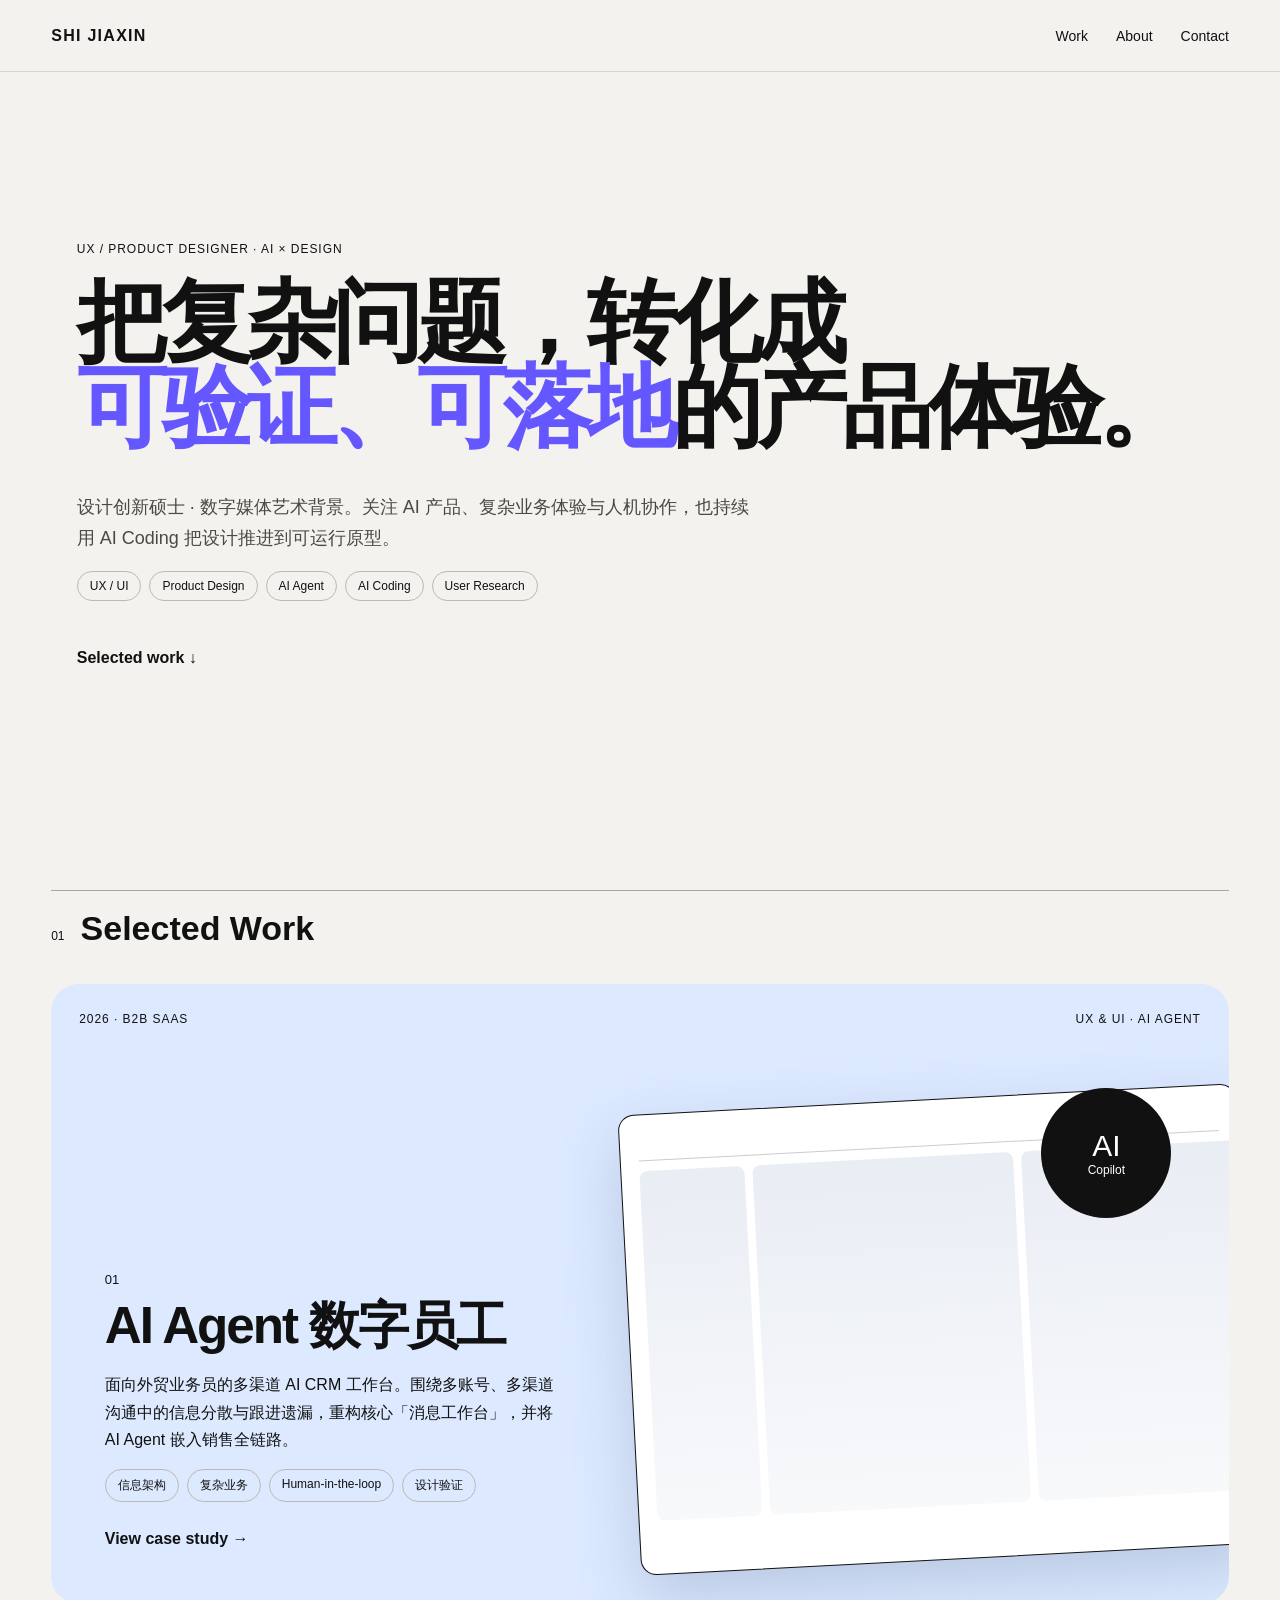
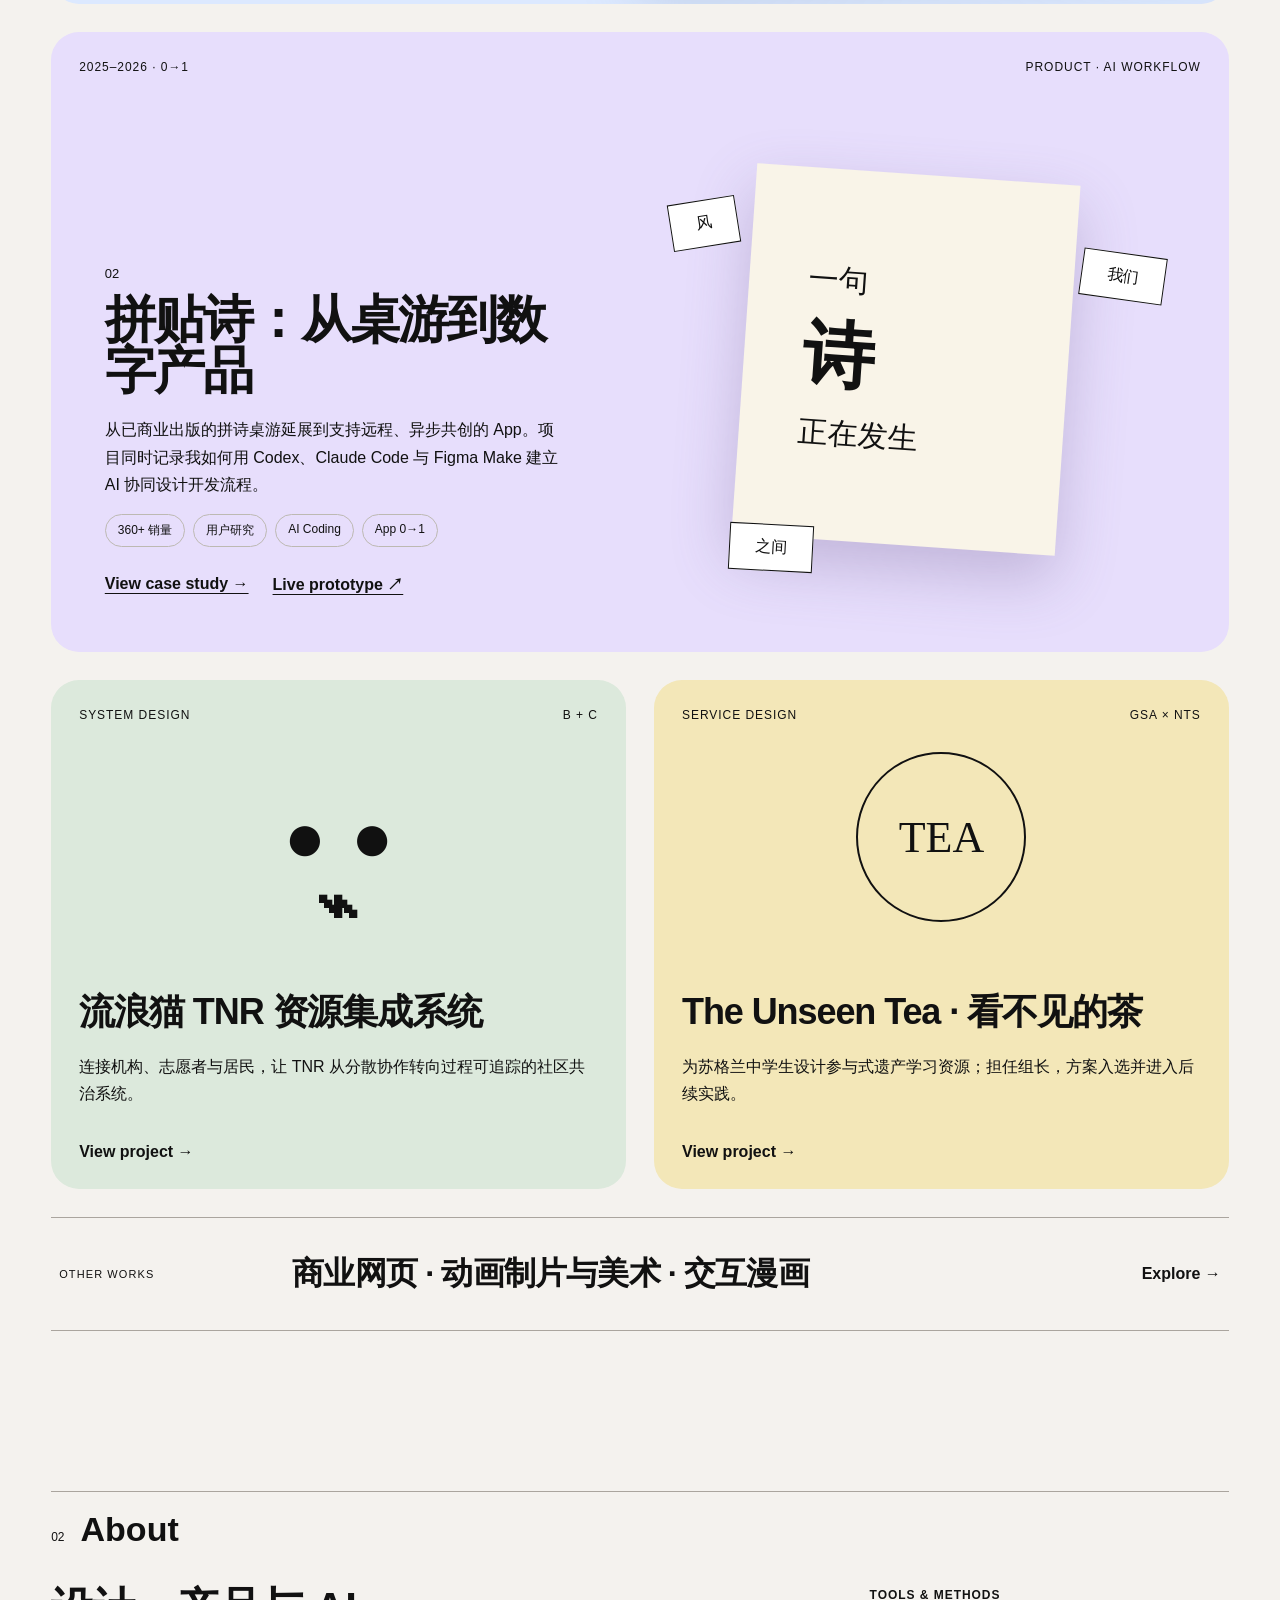
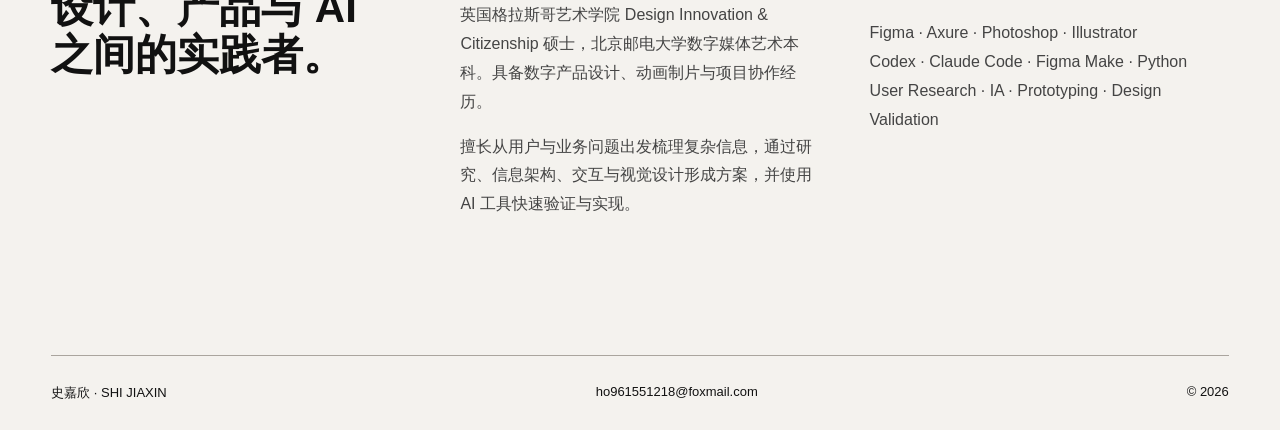
<file: index.html>
<!doctype html>
<html lang="zh-CN">
<head>
  <meta charset="utf-8" />
  <meta name="viewport" content="width=device-width,initial-scale=1" />
  <meta name="description" content="史嘉欣｜UX / Product Designer portfolio — AI products, B2B SaaS, digital products and service design." />
  <title>史嘉欣 · UX / Product Designer</title>
  <link rel="stylesheet" href="styles.css" />
</head>
<body>
  <header class="nav">
    <a class="brand" href="#top">SHI JIAXIN</a>
    <nav><a href="#work">Work</a><a href="#about">About</a><a href="mailto:ho961551218@foxmail.com">Contact</a></nav>
  </header>

  <main id="top">
    <section class="hero">
      <div class="eyebrow">UX / PRODUCT DESIGNER · AI × DESIGN</div>
      <h1>把复杂问题，转化成<br><span>可验证、可落地</span>的产品体验。</h1>
      <p class="lead">设计创新硕士 · 数字媒体艺术背景。关注 AI 产品、复杂业务体验与人机协作，也持续用 AI Coding 把设计推进到可运行原型。</p>
      <div class="chips"><span>UX / UI</span><span>Product Design</span><span>AI Agent</span><span>AI Coding</span><span>User Research</span></div>
      <a class="down" href="#work">Selected work ↓</a>
    </section>

    <section id="work" class="work">
      <div class="section-head"><span>01</span><h2>Selected Work</h2></div>

      <article class="project blue">
        <div class="meta"><span>2026 · B2B SaaS</span><span>UX & UI · AI Agent</span></div>
        <div class="project-copy">
          <p class="num">01</p>
          <h3>AI Agent 数字员工</h3>
          <p>面向外贸业务员的多渠道 AI CRM 工作台。围绕多账号、多渠道沟通中的信息分散与跟进遗漏，重构核心「消息工作台」，并将 AI Agent 嵌入销售全链路。</p>
          <div class="tags"><span>信息架构</span><span>复杂业务</span><span>Human-in-the-loop</span><span>设计验证</span></div>
          <a href="digital-employee.html">View case study →</a>
        </div>
        <div class="visual dashboard">
          <div class="window"><div class="bar"></div><div class="cols"><i></i><b></b><em></em></div></div>
          <div class="float">AI<br><small>Copilot</small></div>
        </div>
      </article>

      <article class="project purple">
        <div class="meta"><span>2025–2026 · 0→1</span><span>Product · AI Workflow</span></div>
        <div class="project-copy">
          <p class="num">02</p>
          <h3>拼贴诗：从桌游到数字产品</h3>
          <p>从已商业出版的拼诗桌游延展到支持远程、异步共创的 App。项目同时记录我如何用 Codex、Claude Code 与 Figma Make 建立 AI 协同设计开发流程。</p>
          <div class="tags"><span>360+ 销量</span><span>用户研究</span><span>AI Coding</span><span>App 0→1</span></div>
          <div class="links"><a href="collage-poetry.html">View case study →</a><a href="https://jshi3779.github.io/Between-Lines/" target="_blank" rel="noreferrer">Live prototype ↗</a></div>
        </div>
        <div class="visual poetry"><div class="paper">一句<br><strong>诗</strong><br>正在发生</div><div class="card c1">风</div><div class="card c2">我们</div><div class="card c3">之间</div></div>
      </article>

      <div class="grid">
        <article class="small green">
          <div class="meta"><span>System Design</span><span>B + C</span></div>
          <div class="mini-visual cat"><span>●</span><span>●</span><b>⌁</b></div>
          <h3>流浪猫 TNR 资源集成系统</h3>
          <p>连接机构、志愿者与居民，让 TNR 从分散协作转向过程可追踪的社区共治系统。</p>
          <a href="tnr.html">View project →</a>
        </article>
        <article class="small yellow">
          <div class="meta"><span>Service Design</span><span>GSA × NTS</span></div>
          <div class="mini-visual tea"><span>TEA</span></div>
          <h3>The Unseen Tea · 看不见的茶</h3>
          <p>为苏格兰中学生设计参与式遗产学习资源；担任组长，方案入选并进入后续实践。</p>
          <a href="unseen-tea.html">View project →</a>
        </article>
      </div>
      <a class="other-link" href="other-works.html"><span>OTHER WORKS</span><strong>商业网页 · 动画制片与美术 · 交互漫画</strong><i>Explore →</i></a>
    </section>

    <section id="about" class="about">
      <div class="section-head"><span>02</span><h2>About</h2></div>
      <div class="about-grid">
        <h3>设计、产品与 AI<br>之间的实践者。</h3>
        <div><p>英国格拉斯哥艺术学院 Design Innovation & Citizenship 硕士，北京邮电大学数字媒体艺术本科。具备数字产品设计、动画制片与项目协作经历。</p><p>擅长从用户与业务问题出发梳理复杂信息，通过研究、信息架构、交互与视觉设计形成方案，并使用 AI 工具快速验证与实现。</p></div>
        <div class="skills"><b>TOOLS & METHODS</b><p>Figma · Axure · Photoshop · Illustrator<br>Codex · Claude Code · Figma Make · Python<br>User Research · IA · Prototyping · Design Validation</p></div>
      </div>
    </section>

    <footer><span>史嘉欣 · SHI JIAXIN</span><a href="mailto:ho961551218@foxmail.com">ho961551218@foxmail.com</a><span>© 2026</span></footer>
  </main>
</body>
</html>
</file>
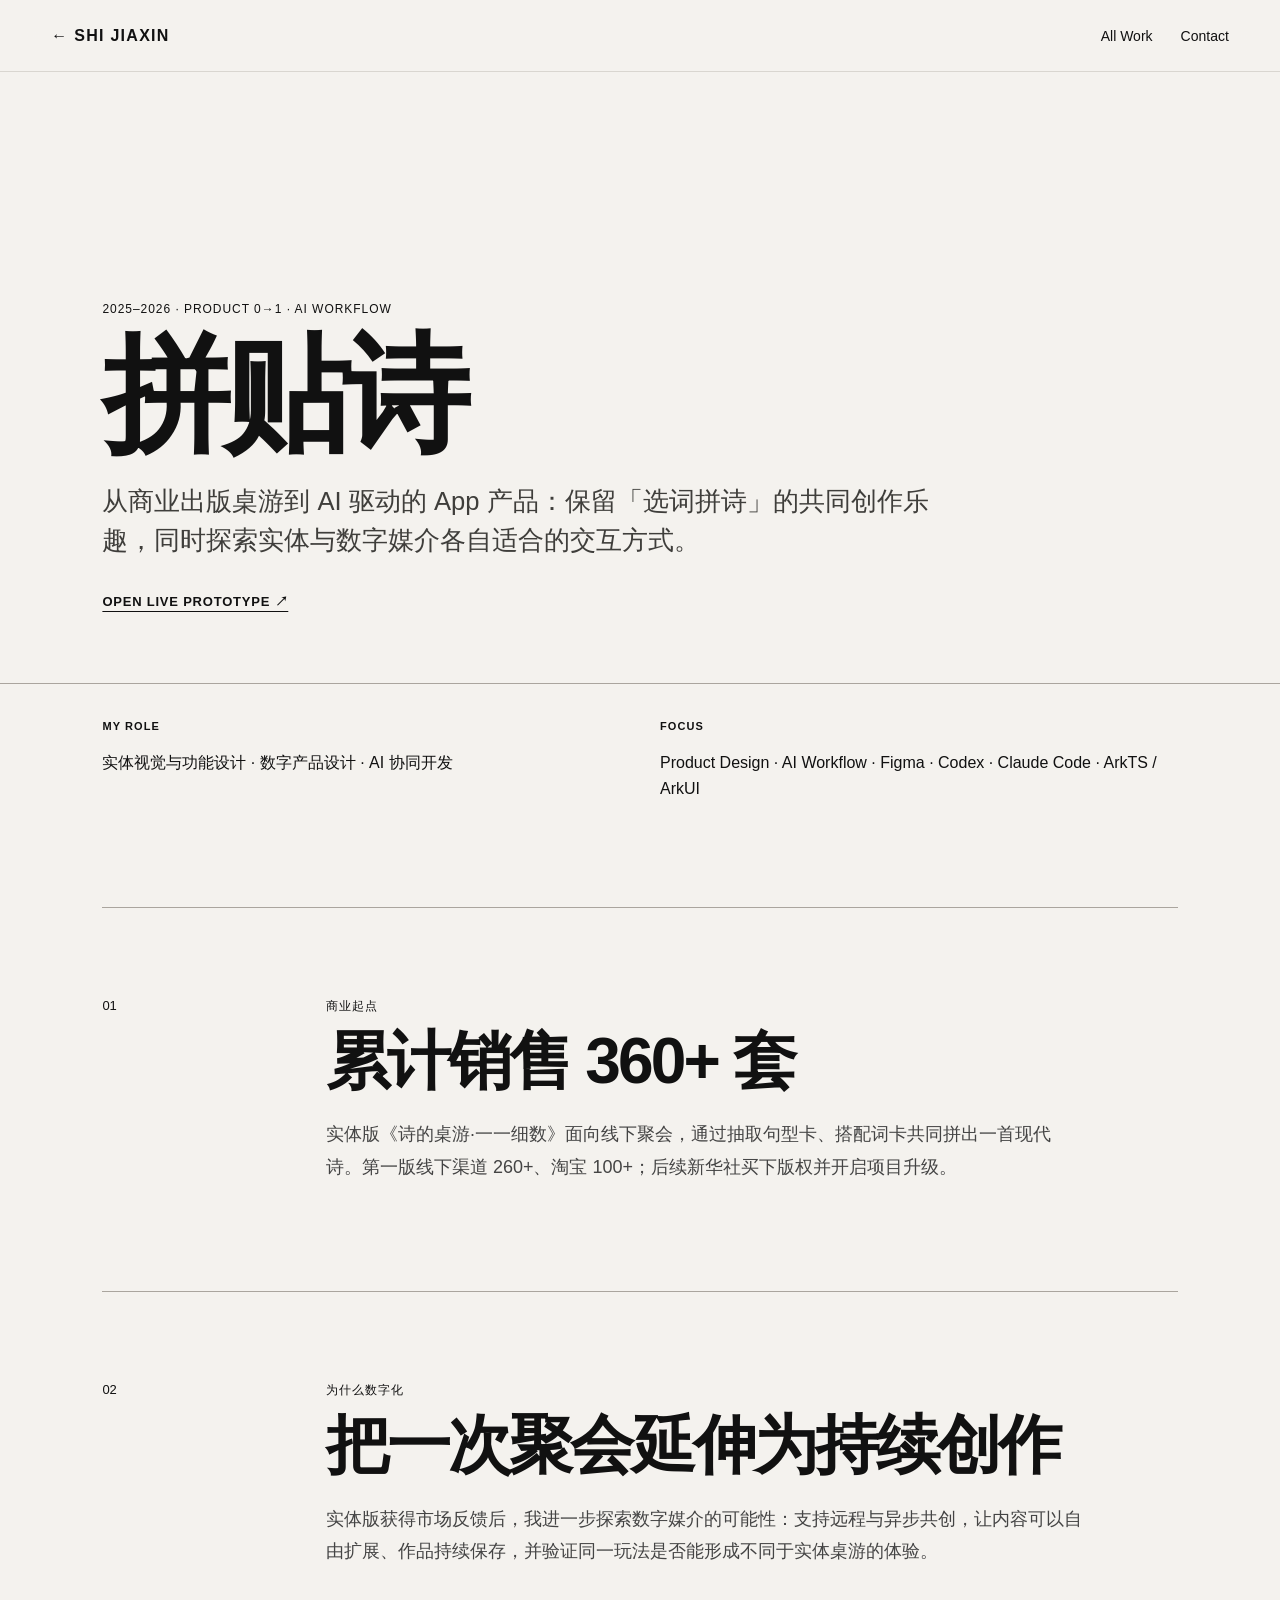
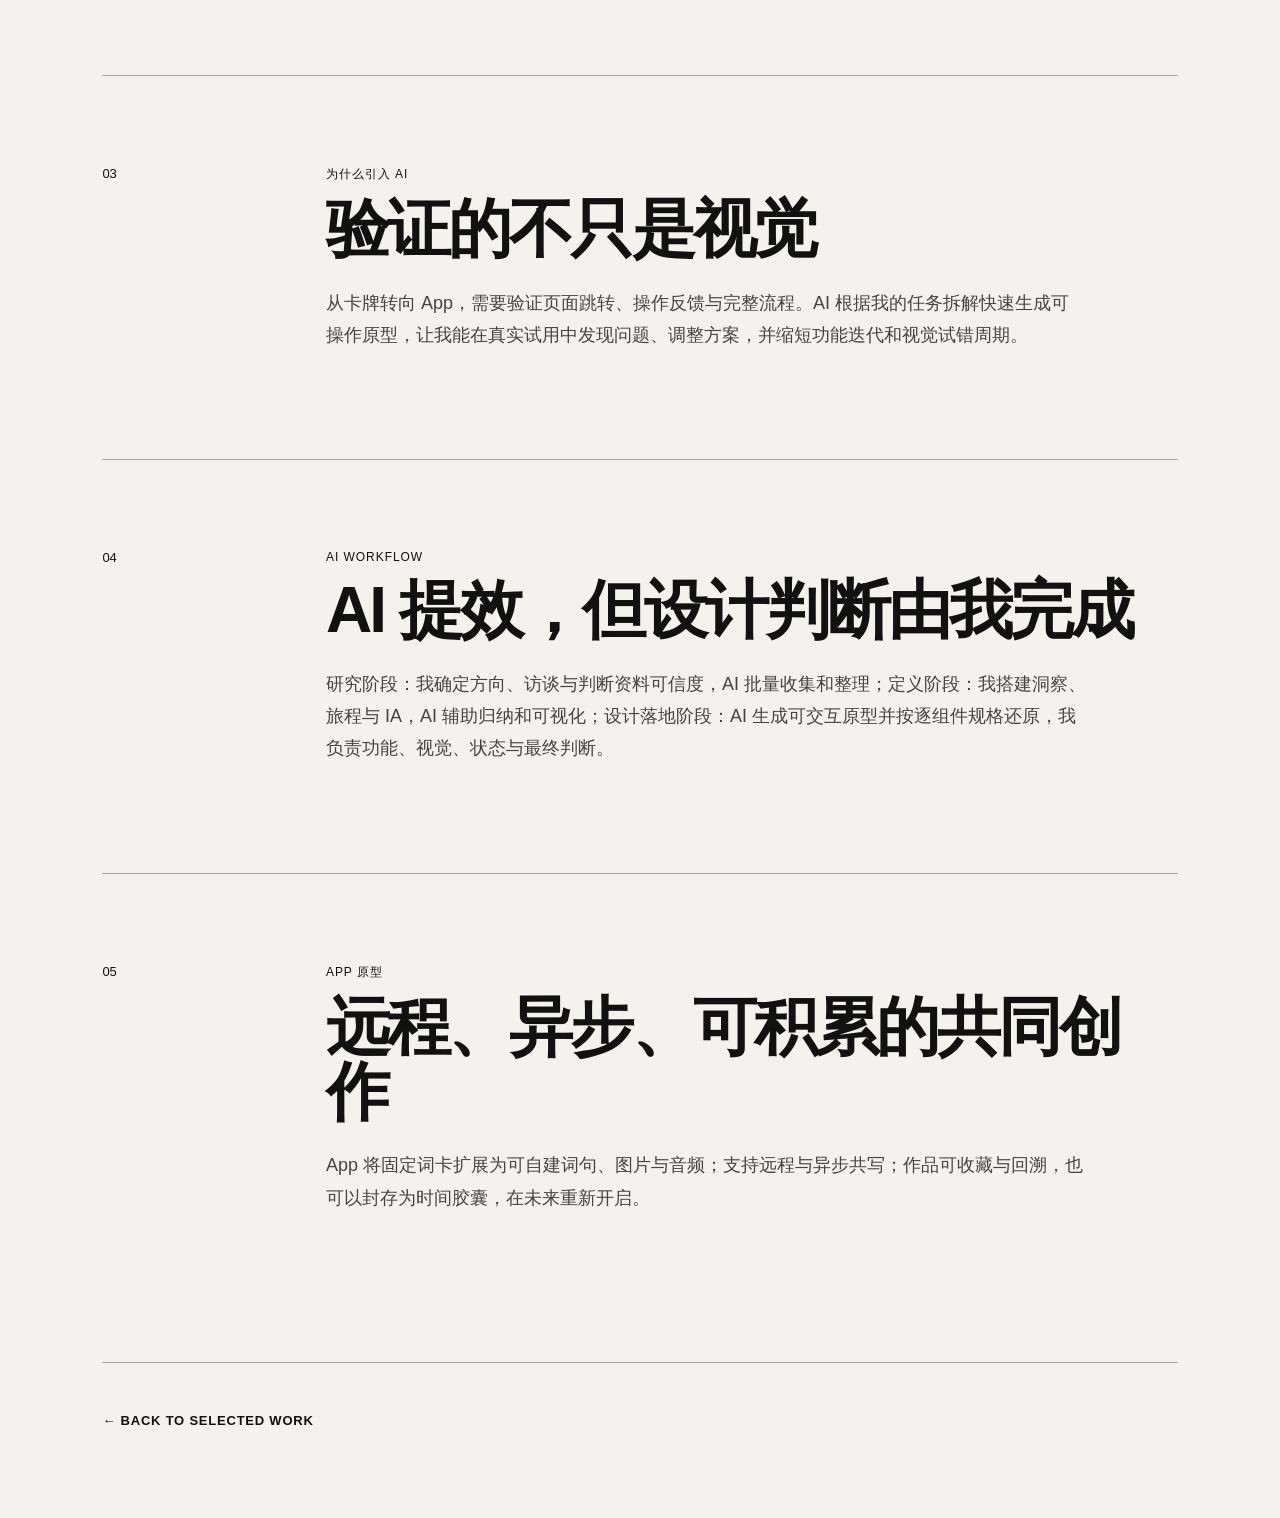
<file: collage-poetry.html>
<!doctype html><html lang="zh-CN"><head><meta charset="utf-8"><meta name="viewport" content="width=device-width,initial-scale=1"><meta name="description" content="从商业出版桌游到 AI 驱动的 App 产品：保留「选词拼诗」的共同创作乐趣，同时探索实体与数字媒介各自适合的交互方式。"><link rel="stylesheet" href="styles.css"><title>拼贴诗 · 史嘉欣</title></head><body><header class="nav"><a class="brand" href="index.html">← SHI JIAXIN</a><nav><a href="index.html#work">All Work</a><a href="mailto:ho961551218@foxmail.com">Contact</a></nav></header><main><section class="case-hero"><div class="eyebrow">2025–2026 · PRODUCT 0→1 · AI WORKFLOW</div><h1>拼贴诗</h1><p>从商业出版桌游到 AI 驱动的 App 产品：保留「选词拼诗」的共同创作乐趣，同时探索实体与数字媒介各自适合的交互方式。</p><a class="case-live" href="https://jshi3779.github.io/Between-Lines/" target="_blank" rel="noreferrer">OPEN LIVE PROTOTYPE ↗</a></section><section class="case-summary"><div><b>MY ROLE</b><p>实体视觉与功能设计 · 数字产品设计 · AI 协同开发</p></div><div><b>FOCUS</b><p>Product Design · AI Workflow · Figma · Codex · Claude Code · ArkTS / ArkUI</p></div></section><section class="case-section"><div class="case-no">01</div><div><div class="eyebrow">商业起点</div><h2>累计销售 360+ 套</h2><p>实体版《诗的桌游·一一细数》面向线下聚会，通过抽取句型卡、搭配词卡共同拼出一首现代诗。第一版线下渠道 260+、淘宝 100+；后续新华社买下版权并开启项目升级。</p></div></section><section class="case-section"><div class="case-no">02</div><div><div class="eyebrow">为什么数字化</div><h2>把一次聚会延伸为持续创作</h2><p>实体版获得市场反馈后，我进一步探索数字媒介的可能性：支持远程与异步共创，让内容可以自由扩展、作品持续保存，并验证同一玩法是否能形成不同于实体桌游的体验。</p></div></section><section class="case-section"><div class="case-no">03</div><div><div class="eyebrow">为什么引入 AI</div><h2>验证的不只是视觉</h2><p>从卡牌转向 App，需要验证页面跳转、操作反馈与完整流程。AI 根据我的任务拆解快速生成可操作原型，让我能在真实试用中发现问题、调整方案，并缩短功能迭代和视觉试错周期。</p></div></section><section class="case-section"><div class="case-no">04</div><div><div class="eyebrow">AI Workflow</div><h2>AI 提效，但设计判断由我完成</h2><p>研究阶段：我确定方向、访谈与判断资料可信度，AI 批量收集和整理；定义阶段：我搭建洞察、旅程与 IA，AI 辅助归纳和可视化；设计落地阶段：AI 生成可交互原型并按逐组件规格还原，我负责功能、视觉、状态与最终判断。</p></div></section><section class="case-section"><div class="case-no">05</div><div><div class="eyebrow">App 原型</div><h2>远程、异步、可积累的共同创作</h2><p>App 将固定词卡扩展为可自建词句、图片与音频；支持远程与异步共写；作品可收藏与回溯，也可以封存为时间胶囊，在未来重新开启。</p></div></section><section class="case-end"><a href="index.html#work">← BACK TO SELECTED WORK</a></section></main></body></html>
</file>
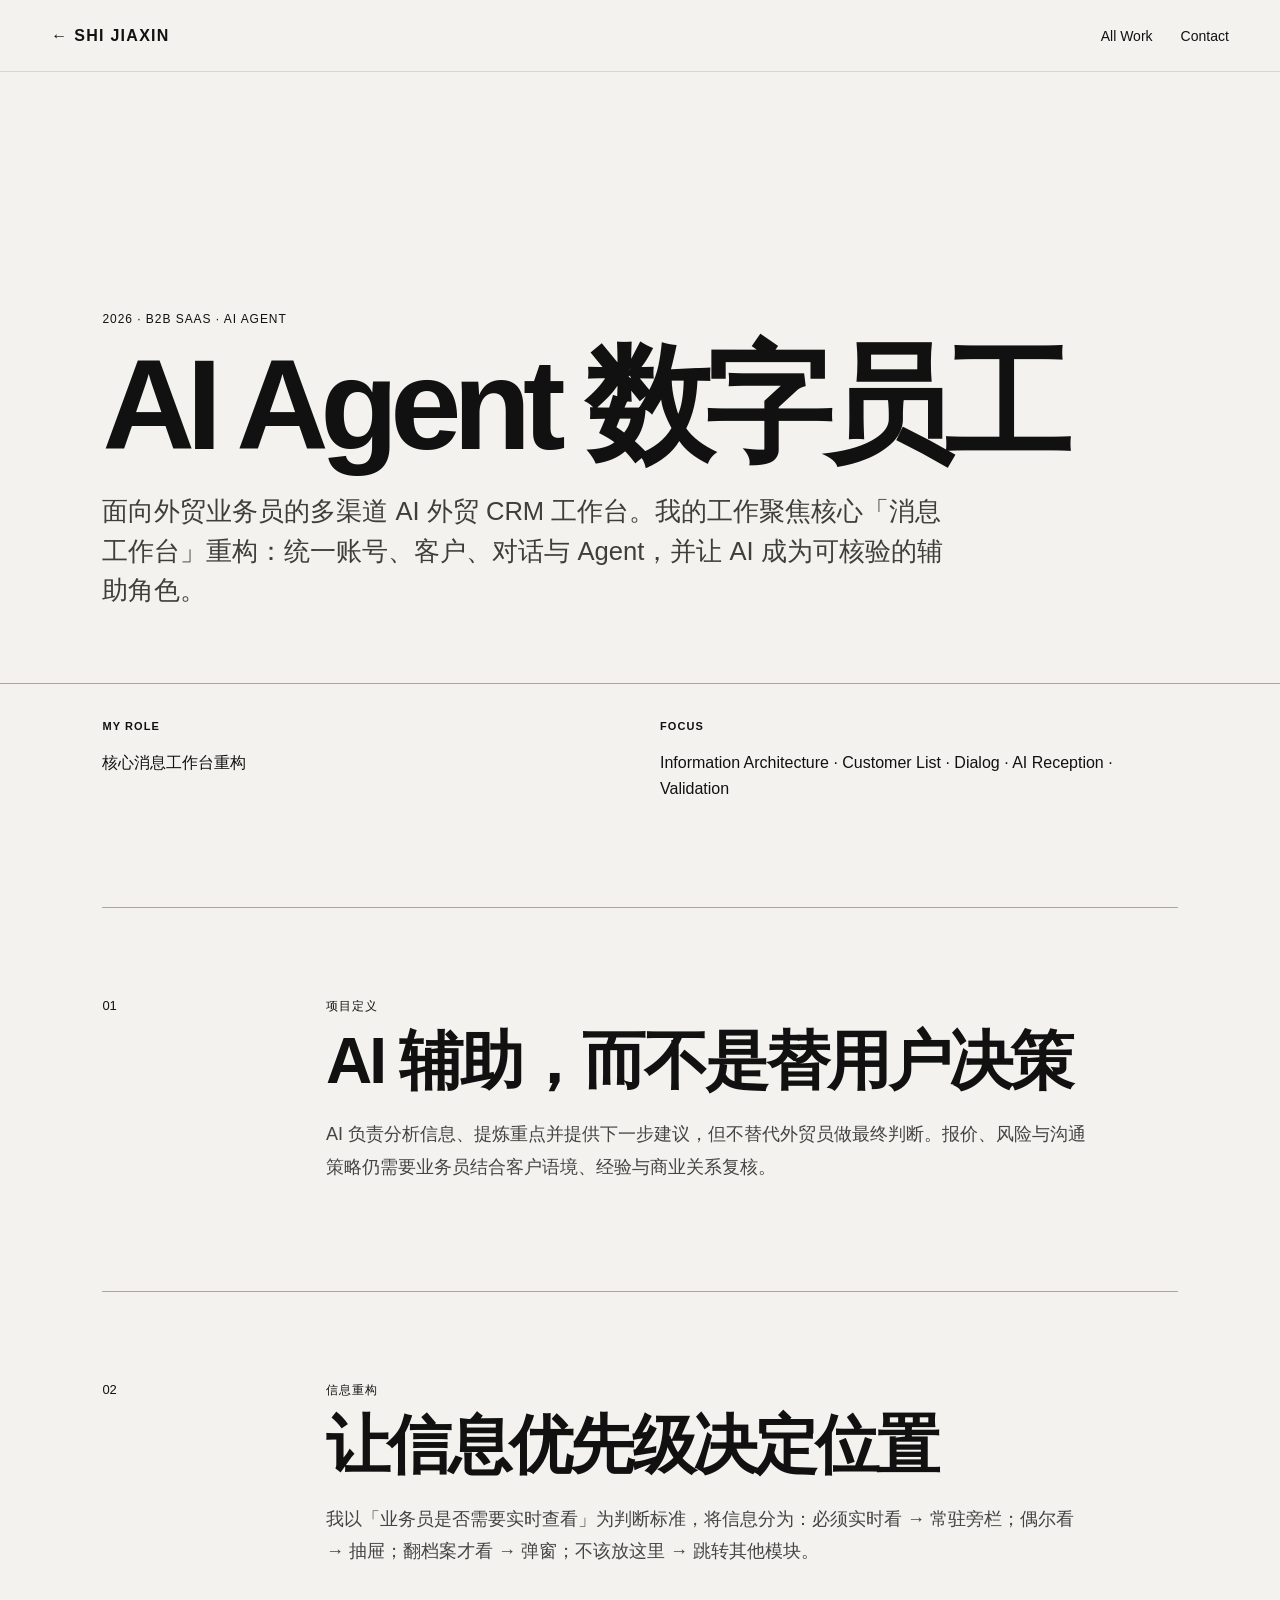
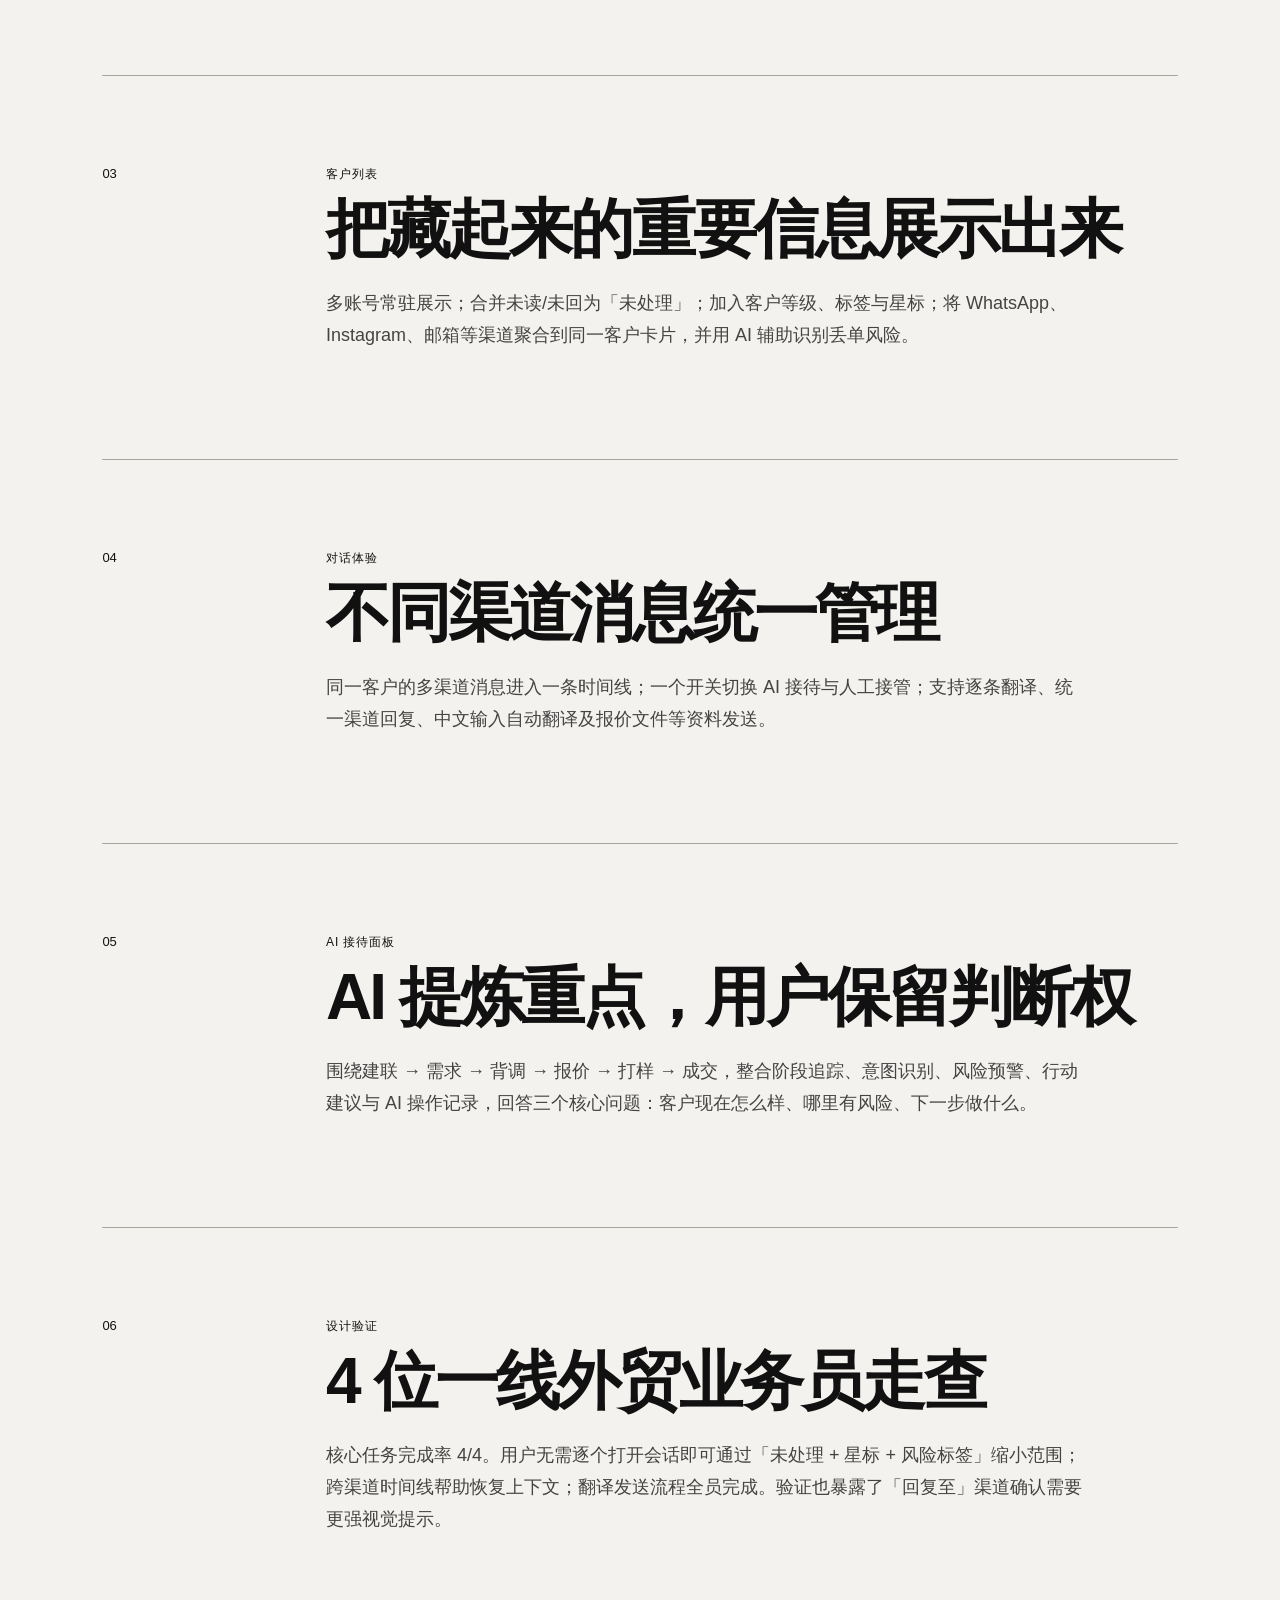
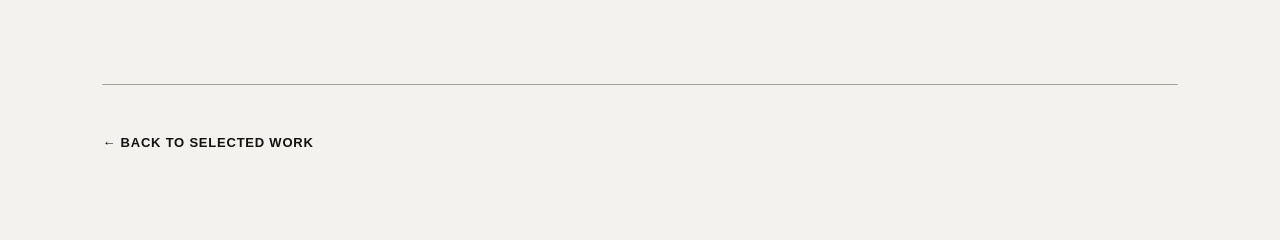
<file: digital-employee.html>
<!doctype html><html lang="zh-CN"><head><meta charset="utf-8"><meta name="viewport" content="width=device-width,initial-scale=1"><meta name="description" content="面向外贸业务员的多渠道 AI 外贸 CRM 工作台。我的工作聚焦核心「消息工作台」重构：统一账号、客户、对话与 Agent，并让 AI 成为可核验的辅助角色。"><link rel="stylesheet" href="styles.css"><title>AI Agent 数字员工 · 史嘉欣</title></head><body><header class="nav"><a class="brand" href="index.html">← SHI JIAXIN</a><nav><a href="index.html#work">All Work</a><a href="mailto:ho961551218@foxmail.com">Contact</a></nav></header><main><section class="case-hero"><div class="eyebrow">2026 · B2B SaaS · AI AGENT</div><h1>AI Agent 数字员工</h1><p>面向外贸业务员的多渠道 AI 外贸 CRM 工作台。我的工作聚焦核心「消息工作台」重构：统一账号、客户、对话与 Agent，并让 AI 成为可核验的辅助角色。</p></section><section class="case-summary"><div><b>MY ROLE</b><p>核心消息工作台重构</p></div><div><b>FOCUS</b><p>Information Architecture · Customer List · Dialog · AI Reception · Validation</p></div></section><section class="case-section"><div class="case-no">01</div><div><div class="eyebrow">项目定义</div><h2>AI 辅助，而不是替用户决策</h2><p>AI 负责分析信息、提炼重点并提供下一步建议，但不替代外贸员做最终判断。报价、风险与沟通策略仍需要业务员结合客户语境、经验与商业关系复核。</p></div></section><section class="case-section"><div class="case-no">02</div><div><div class="eyebrow">信息重构</div><h2>让信息优先级决定位置</h2><p>我以「业务员是否需要实时查看」为判断标准，将信息分为：必须实时看 → 常驻旁栏；偶尔看 → 抽屉；翻档案才看 → 弹窗；不该放这里 → 跳转其他模块。</p></div></section><section class="case-section"><div class="case-no">03</div><div><div class="eyebrow">客户列表</div><h2>把藏起来的重要信息展示出来</h2><p>多账号常驻展示；合并未读/未回为「未处理」；加入客户等级、标签与星标；将 WhatsApp、Instagram、邮箱等渠道聚合到同一客户卡片，并用 AI 辅助识别丢单风险。</p></div></section><section class="case-section"><div class="case-no">04</div><div><div class="eyebrow">对话体验</div><h2>不同渠道消息统一管理</h2><p>同一客户的多渠道消息进入一条时间线；一个开关切换 AI 接待与人工接管；支持逐条翻译、统一渠道回复、中文输入自动翻译及报价文件等资料发送。</p></div></section><section class="case-section"><div class="case-no">05</div><div><div class="eyebrow">AI 接待面板</div><h2>AI 提炼重点，用户保留判断权</h2><p>围绕建联 → 需求 → 背调 → 报价 → 打样 → 成交，整合阶段追踪、意图识别、风险预警、行动建议与 AI 操作记录，回答三个核心问题：客户现在怎么样、哪里有风险、下一步做什么。</p></div></section><section class="case-section"><div class="case-no">06</div><div><div class="eyebrow">设计验证</div><h2>4 位一线外贸业务员走查</h2><p>核心任务完成率 4/4。用户无需逐个打开会话即可通过「未处理 + 星标 + 风险标签」缩小范围；跨渠道时间线帮助恢复上下文；翻译发送流程全员完成。验证也暴露了「回复至」渠道确认需要更强视觉提示。</p></div></section><section class="case-end"><a href="index.html#work">← BACK TO SELECTED WORK</a></section></main></body></html>
</file>
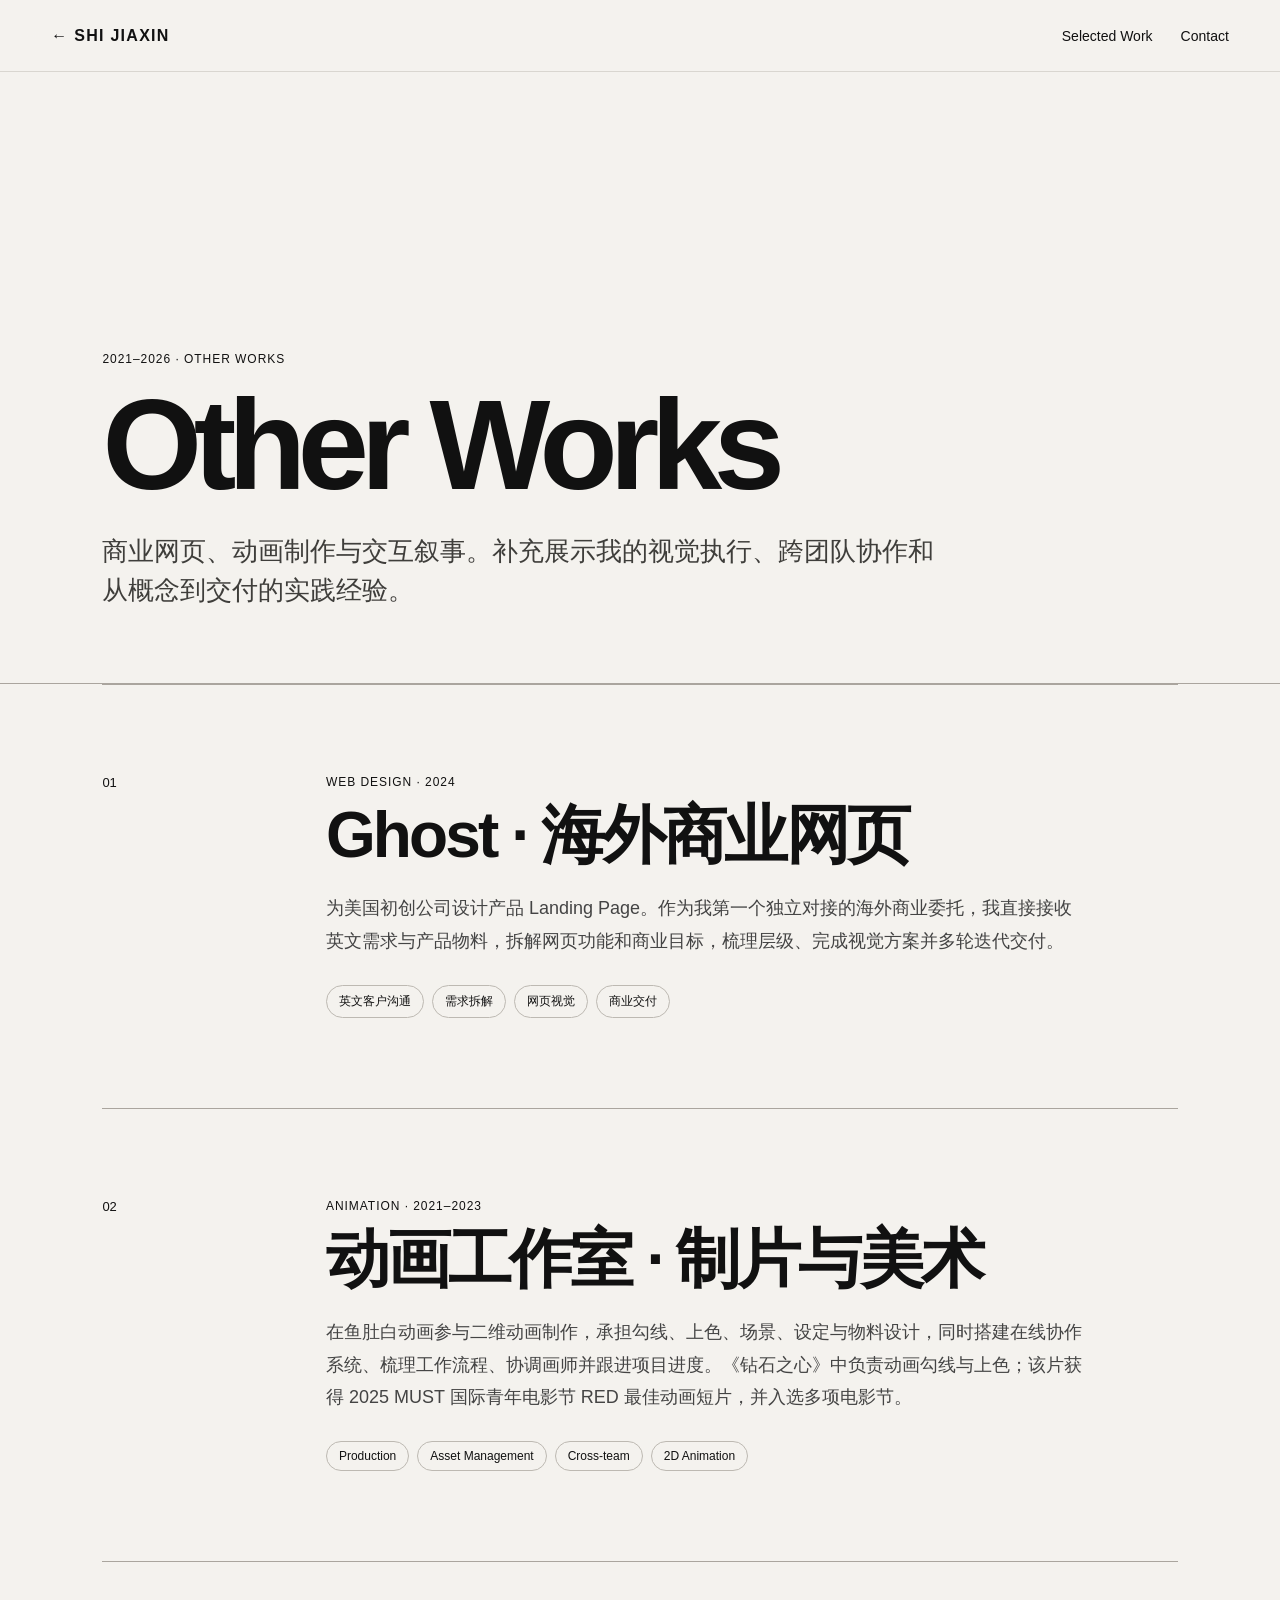
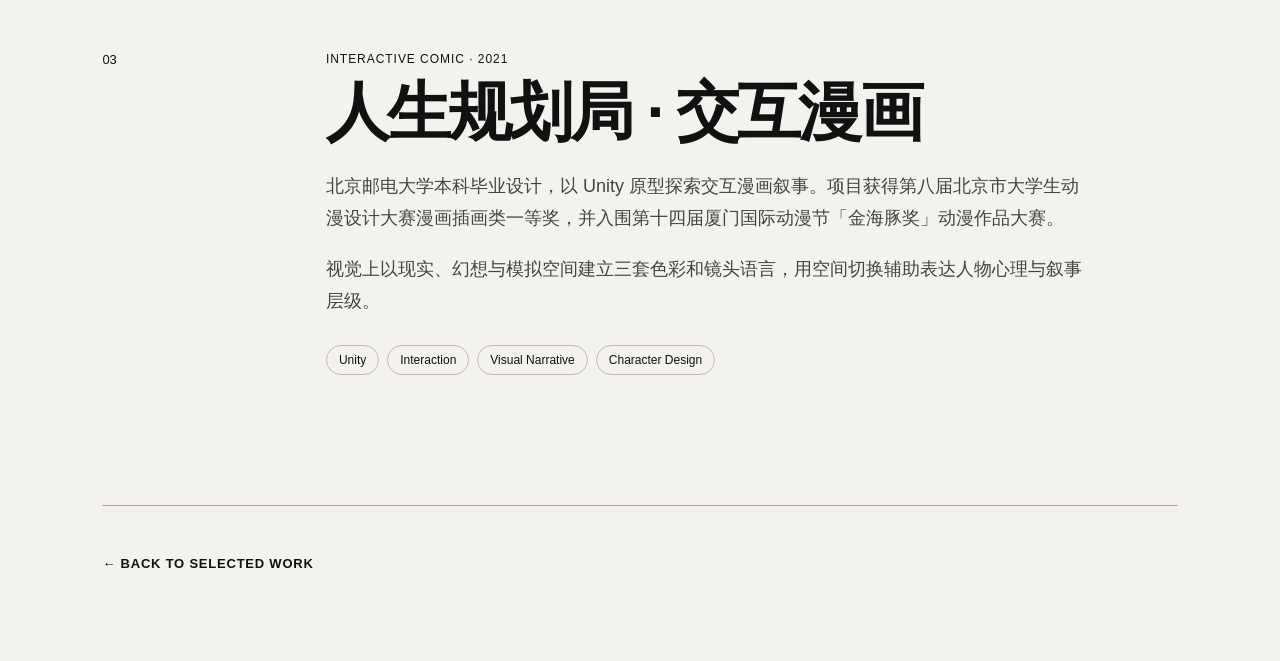
<file: other-works.html>
<!doctype html><html lang="zh-CN"><head><meta charset="utf-8"><meta name="viewport" content="width=device-width,initial-scale=1"><meta name="description" content="史嘉欣其他设计与动画实践"><link rel="stylesheet" href="styles.css"><title>Other Works · 史嘉欣</title></head><body><header class="nav"><a class="brand" href="index.html">← SHI JIAXIN</a><nav><a href="index.html#work">Selected Work</a><a href="mailto:ho961551218@foxmail.com">Contact</a></nav></header><main><section class="case-hero"><div class="eyebrow">2021–2026 · OTHER WORKS</div><h1>Other Works</h1><p>商业网页、动画制作与交互叙事。补充展示我的视觉执行、跨团队协作和从概念到交付的实践经验。</p></section><section class="case-section"><div class="case-no">01</div><div><div class="eyebrow">WEB DESIGN · 2024</div><h2>Ghost · 海外商业网页</h2><p>为美国初创公司设计产品 Landing Page。作为我第一个独立对接的海外商业委托，我直接接收英文需求与产品物料，拆解网页功能和商业目标，梳理层级、完成视觉方案并多轮迭代交付。</p><div class="tags"><span>英文客户沟通</span><span>需求拆解</span><span>网页视觉</span><span>商业交付</span></div></div></section><section class="case-section"><div class="case-no">02</div><div><div class="eyebrow">ANIMATION · 2021–2023</div><h2>动画工作室 · 制片与美术</h2><p>在鱼肚白动画参与二维动画制作，承担勾线、上色、场景、设定与物料设计，同时搭建在线协作系统、梳理工作流程、协调画师并跟进项目进度。《钻石之心》中负责动画勾线与上色；该片获得 2025 MUST 国际青年电影节 RED 最佳动画短片，并入选多项电影节。</p><div class="tags"><span>Production</span><span>Asset Management</span><span>Cross-team</span><span>2D Animation</span></div></div></section><section class="case-section"><div class="case-no">03</div><div><div class="eyebrow">INTERACTIVE COMIC · 2021</div><h2>人生规划局 · 交互漫画</h2><p>北京邮电大学本科毕业设计，以 Unity 原型探索交互漫画叙事。项目获得第八届北京市大学生动漫设计大赛漫画插画类一等奖，并入围第十四届厦门国际动漫节「金海豚奖」动漫作品大赛。</p><p>视觉上以现实、幻想与模拟空间建立三套色彩和镜头语言，用空间切换辅助表达人物心理与叙事层级。</p><div class="tags"><span>Unity</span><span>Interaction</span><span>Visual Narrative</span><span>Character Design</span></div></div></section><section class="case-end"><a href="index.html#work">← BACK TO SELECTED WORK</a></section></main></body></html>
</file>
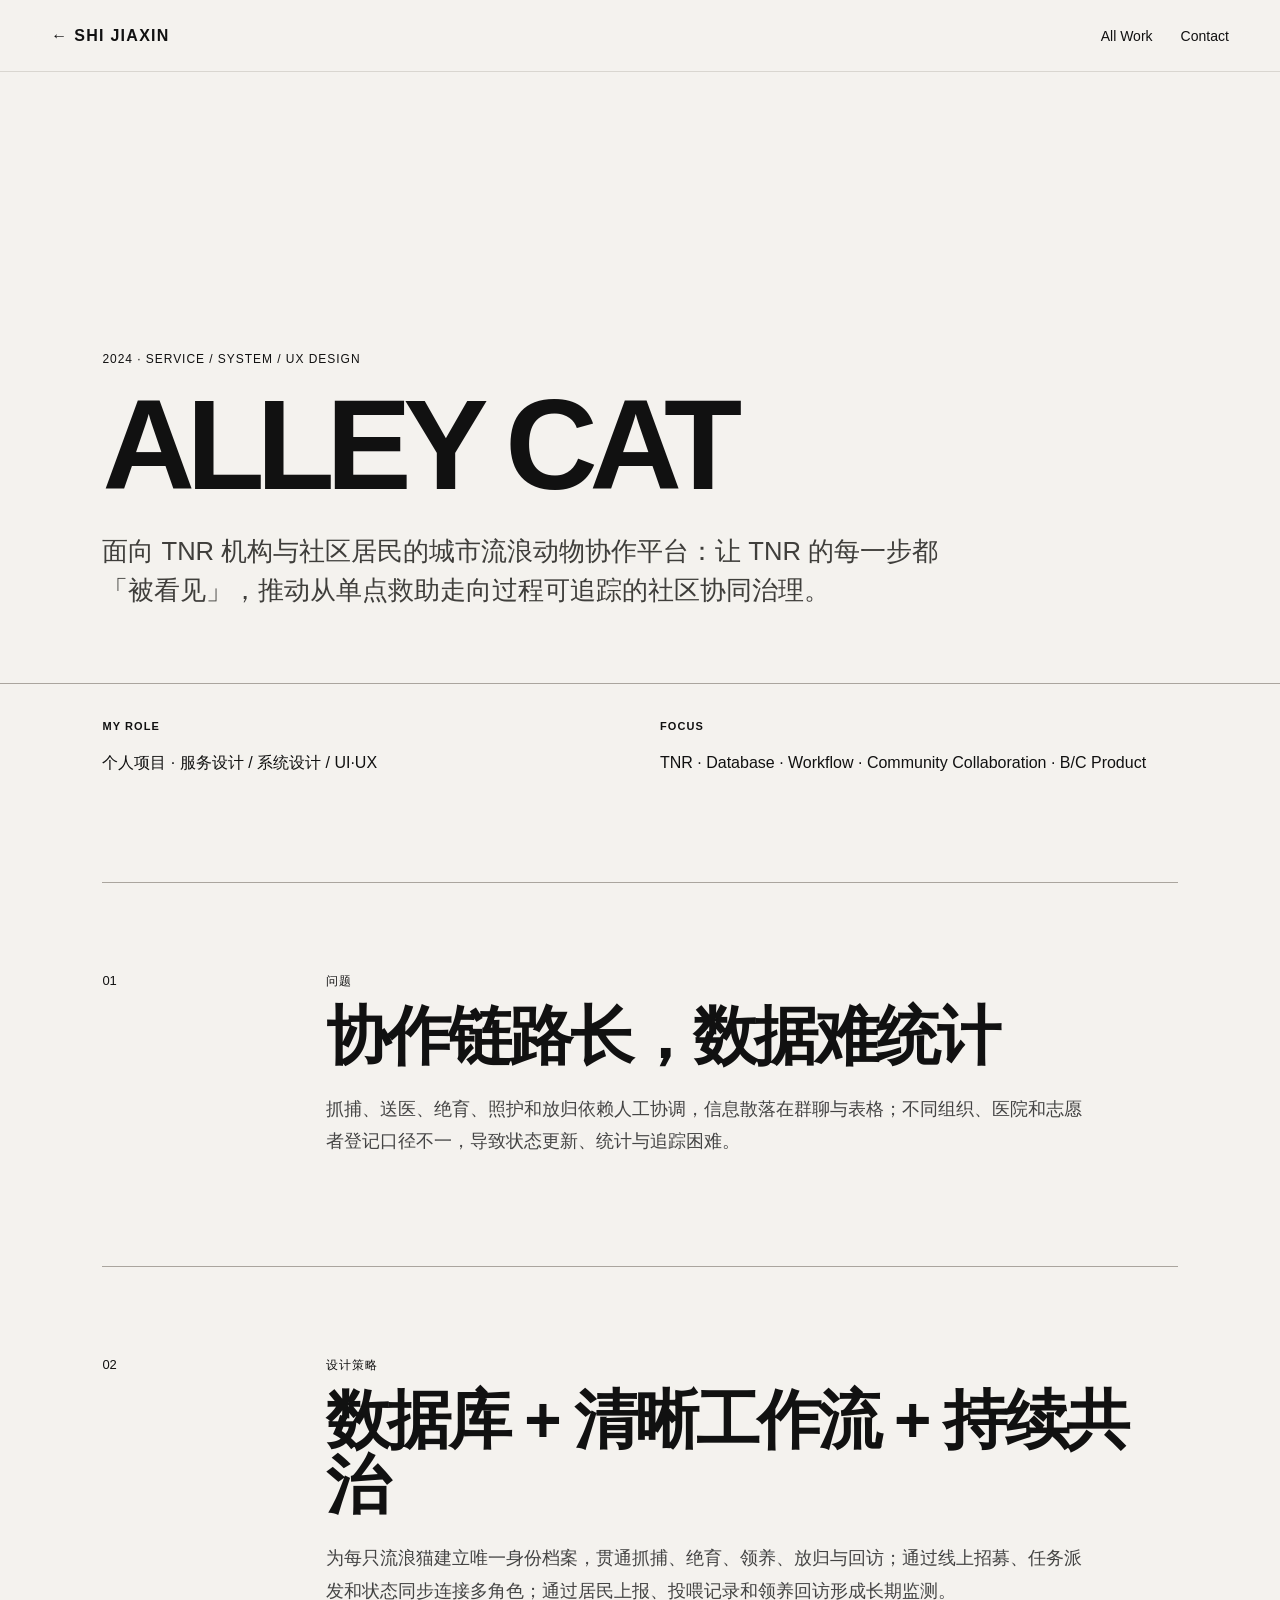
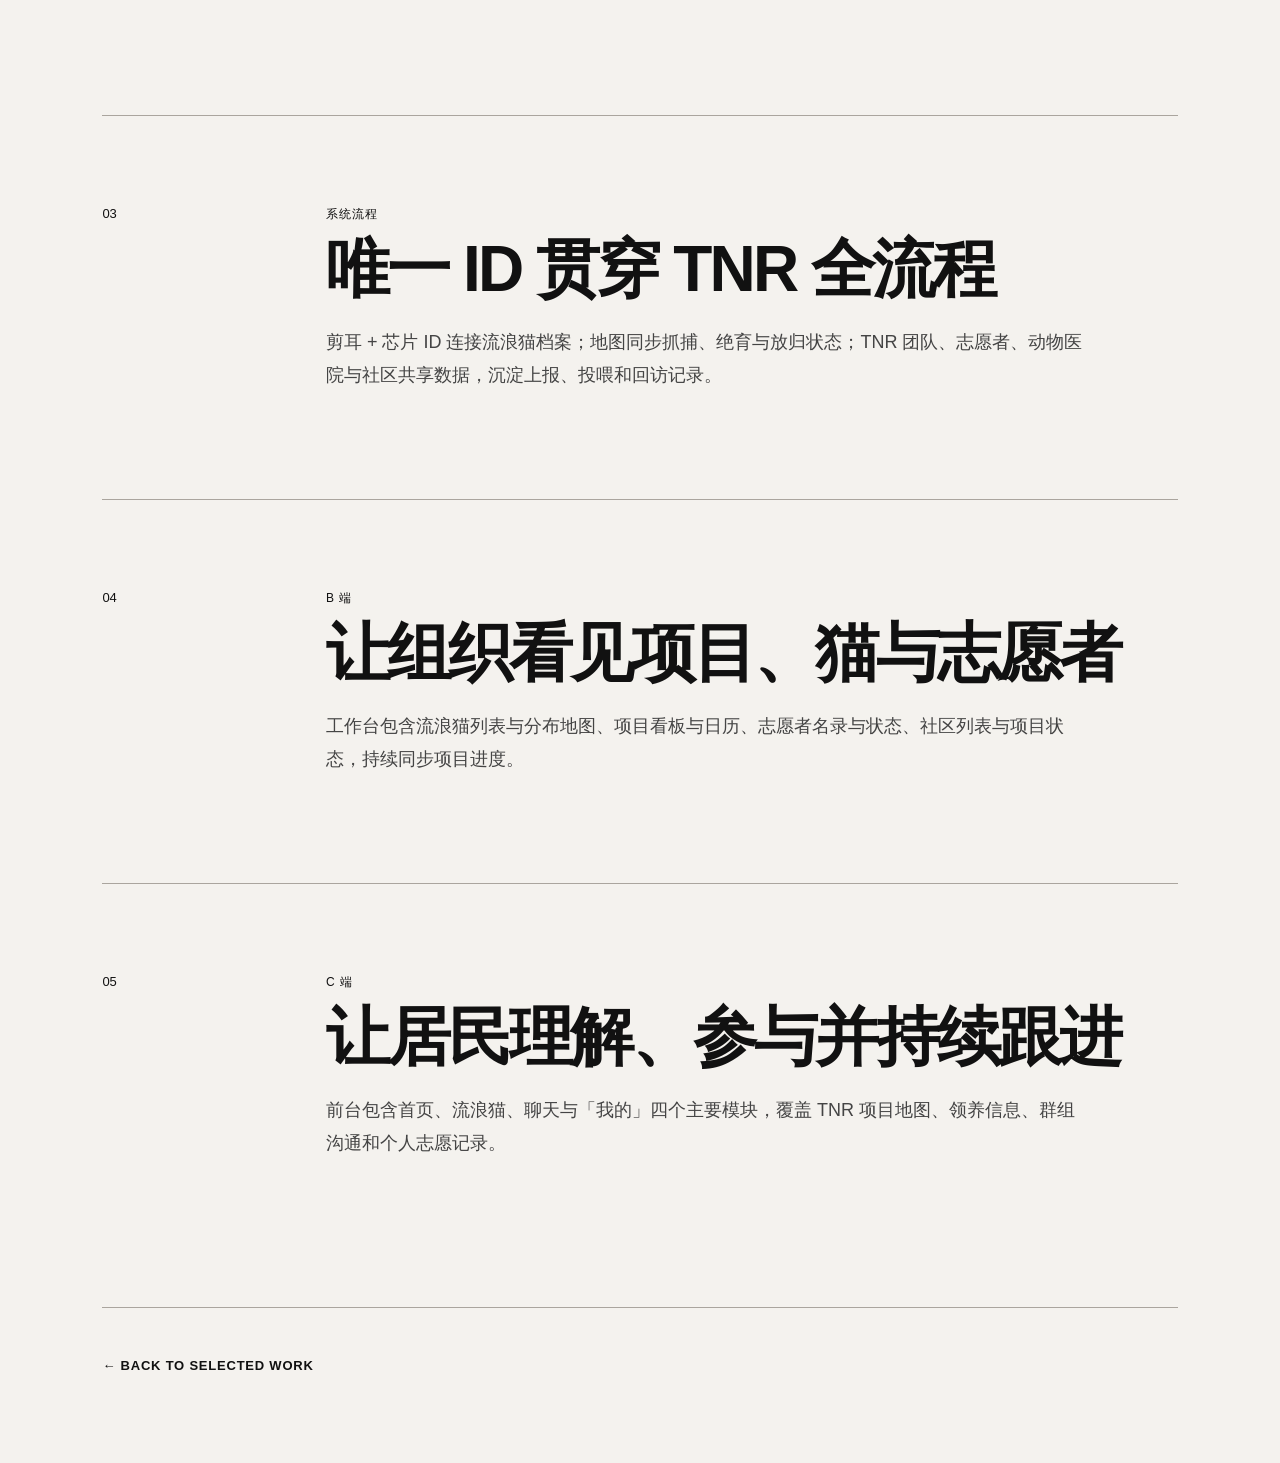
<file: tnr.html>
<!doctype html><html lang="zh-CN"><head><meta charset="utf-8"><meta name="viewport" content="width=device-width,initial-scale=1"><meta name="description" content="面向 TNR 机构与社区居民的城市流浪动物协作平台：让 TNR 的每一步都「被看见」，推动从单点救助走向过程可追踪的社区协同治理。"><link rel="stylesheet" href="styles.css"><title>ALLEY CAT · 史嘉欣</title></head><body><header class="nav"><a class="brand" href="index.html">← SHI JIAXIN</a><nav><a href="index.html#work">All Work</a><a href="mailto:ho961551218@foxmail.com">Contact</a></nav></header><main><section class="case-hero"><div class="eyebrow">2024 · SERVICE / SYSTEM / UX DESIGN</div><h1>ALLEY CAT</h1><p>面向 TNR 机构与社区居民的城市流浪动物协作平台：让 TNR 的每一步都「被看见」，推动从单点救助走向过程可追踪的社区协同治理。</p></section><section class="case-summary"><div><b>MY ROLE</b><p>个人项目 · 服务设计 / 系统设计 / UI·UX</p></div><div><b>FOCUS</b><p>TNR · Database · Workflow · Community Collaboration · B/C Product</p></div></section><section class="case-section"><div class="case-no">01</div><div><div class="eyebrow">问题</div><h2>协作链路长，数据难统计</h2><p>抓捕、送医、绝育、照护和放归依赖人工协调，信息散落在群聊与表格；不同组织、医院和志愿者登记口径不一，导致状态更新、统计与追踪困难。</p></div></section><section class="case-section"><div class="case-no">02</div><div><div class="eyebrow">设计策略</div><h2>数据库 + 清晰工作流 + 持续共治</h2><p>为每只流浪猫建立唯一身份档案，贯通抓捕、绝育、领养、放归与回访；通过线上招募、任务派发和状态同步连接多角色；通过居民上报、投喂记录和领养回访形成长期监测。</p></div></section><section class="case-section"><div class="case-no">03</div><div><div class="eyebrow">系统流程</div><h2>唯一 ID 贯穿 TNR 全流程</h2><p>剪耳 + 芯片 ID 连接流浪猫档案；地图同步抓捕、绝育与放归状态；TNR 团队、志愿者、动物医院与社区共享数据，沉淀上报、投喂和回访记录。</p></div></section><section class="case-section"><div class="case-no">04</div><div><div class="eyebrow">B 端</div><h2>让组织看见项目、猫与志愿者</h2><p>工作台包含流浪猫列表与分布地图、项目看板与日历、志愿者名录与状态、社区列表与项目状态，持续同步项目进度。</p></div></section><section class="case-section"><div class="case-no">05</div><div><div class="eyebrow">C 端</div><h2>让居民理解、参与并持续跟进</h2><p>前台包含首页、流浪猫、聊天与「我的」四个主要模块，覆盖 TNR 项目地图、领养信息、群组沟通和个人志愿记录。</p></div></section><section class="case-end"><a href="index.html#work">← BACK TO SELECTED WORK</a></section></main></body></html>
</file>
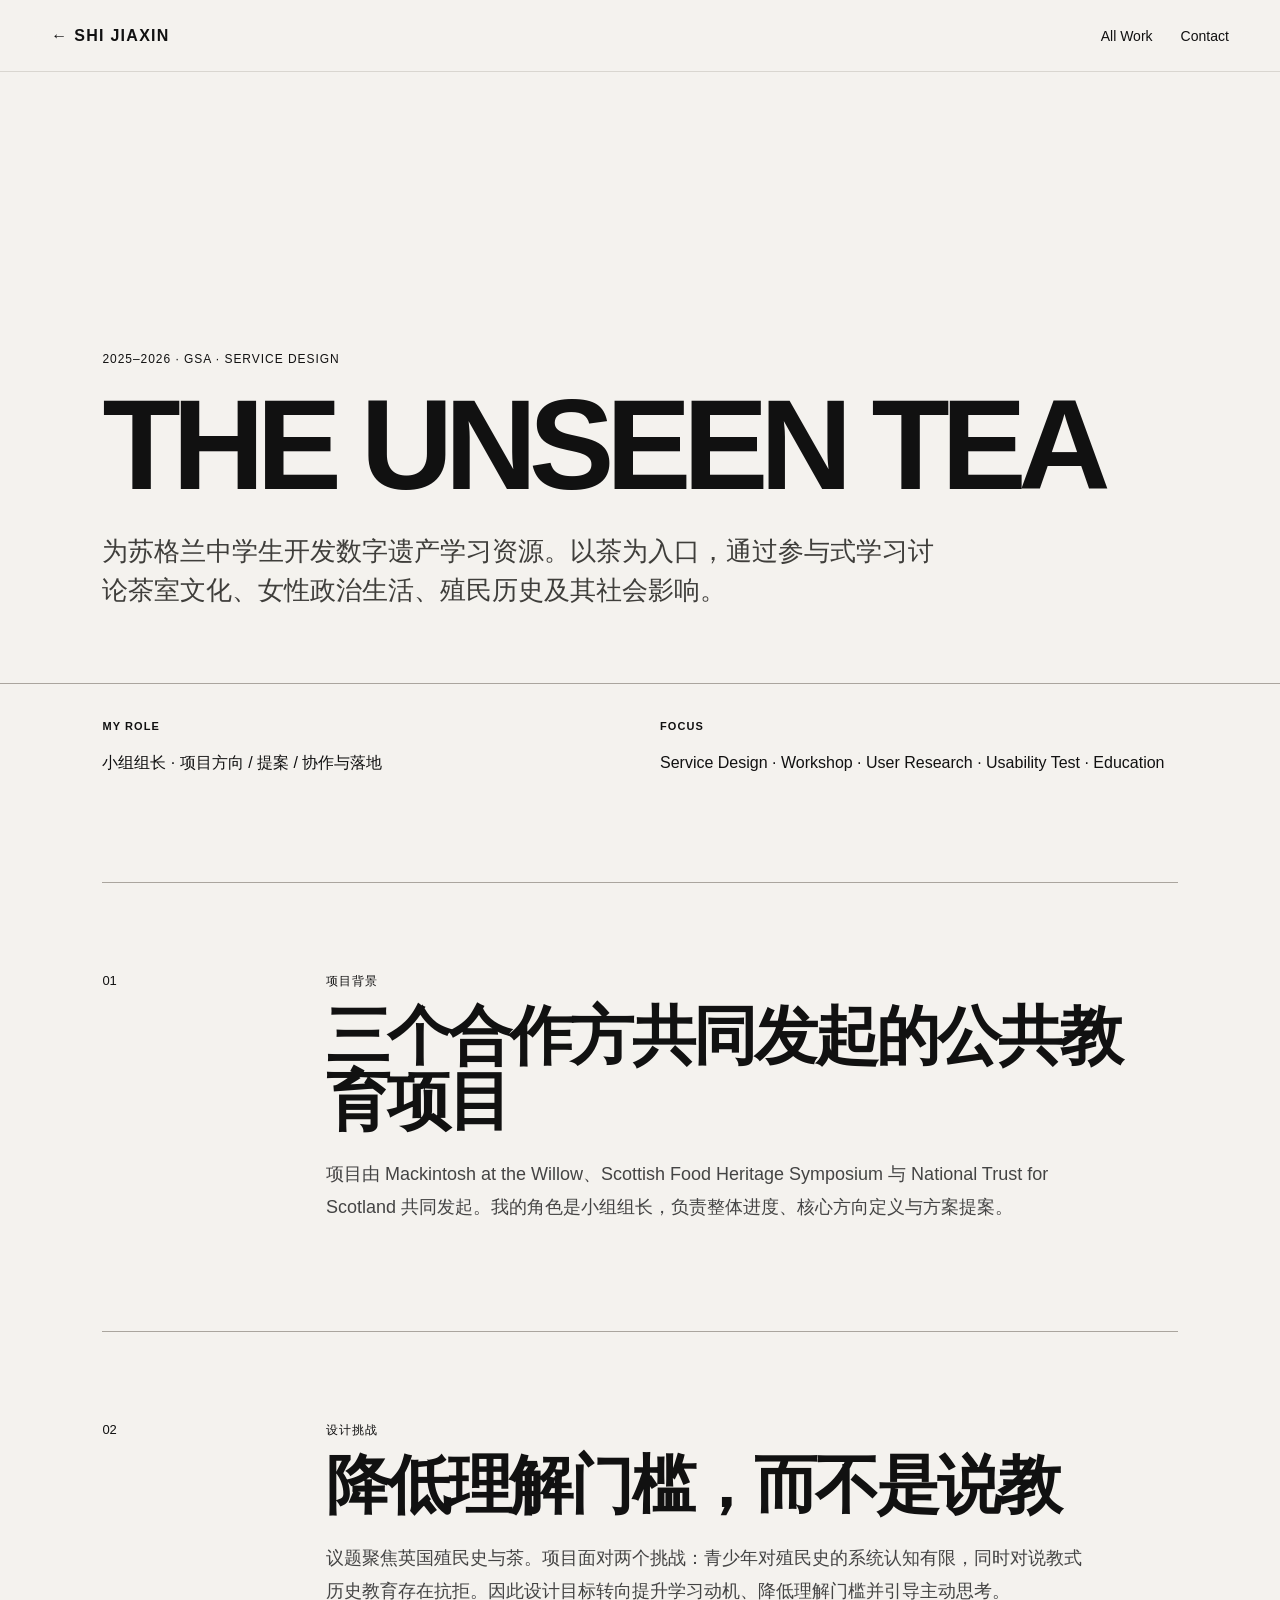
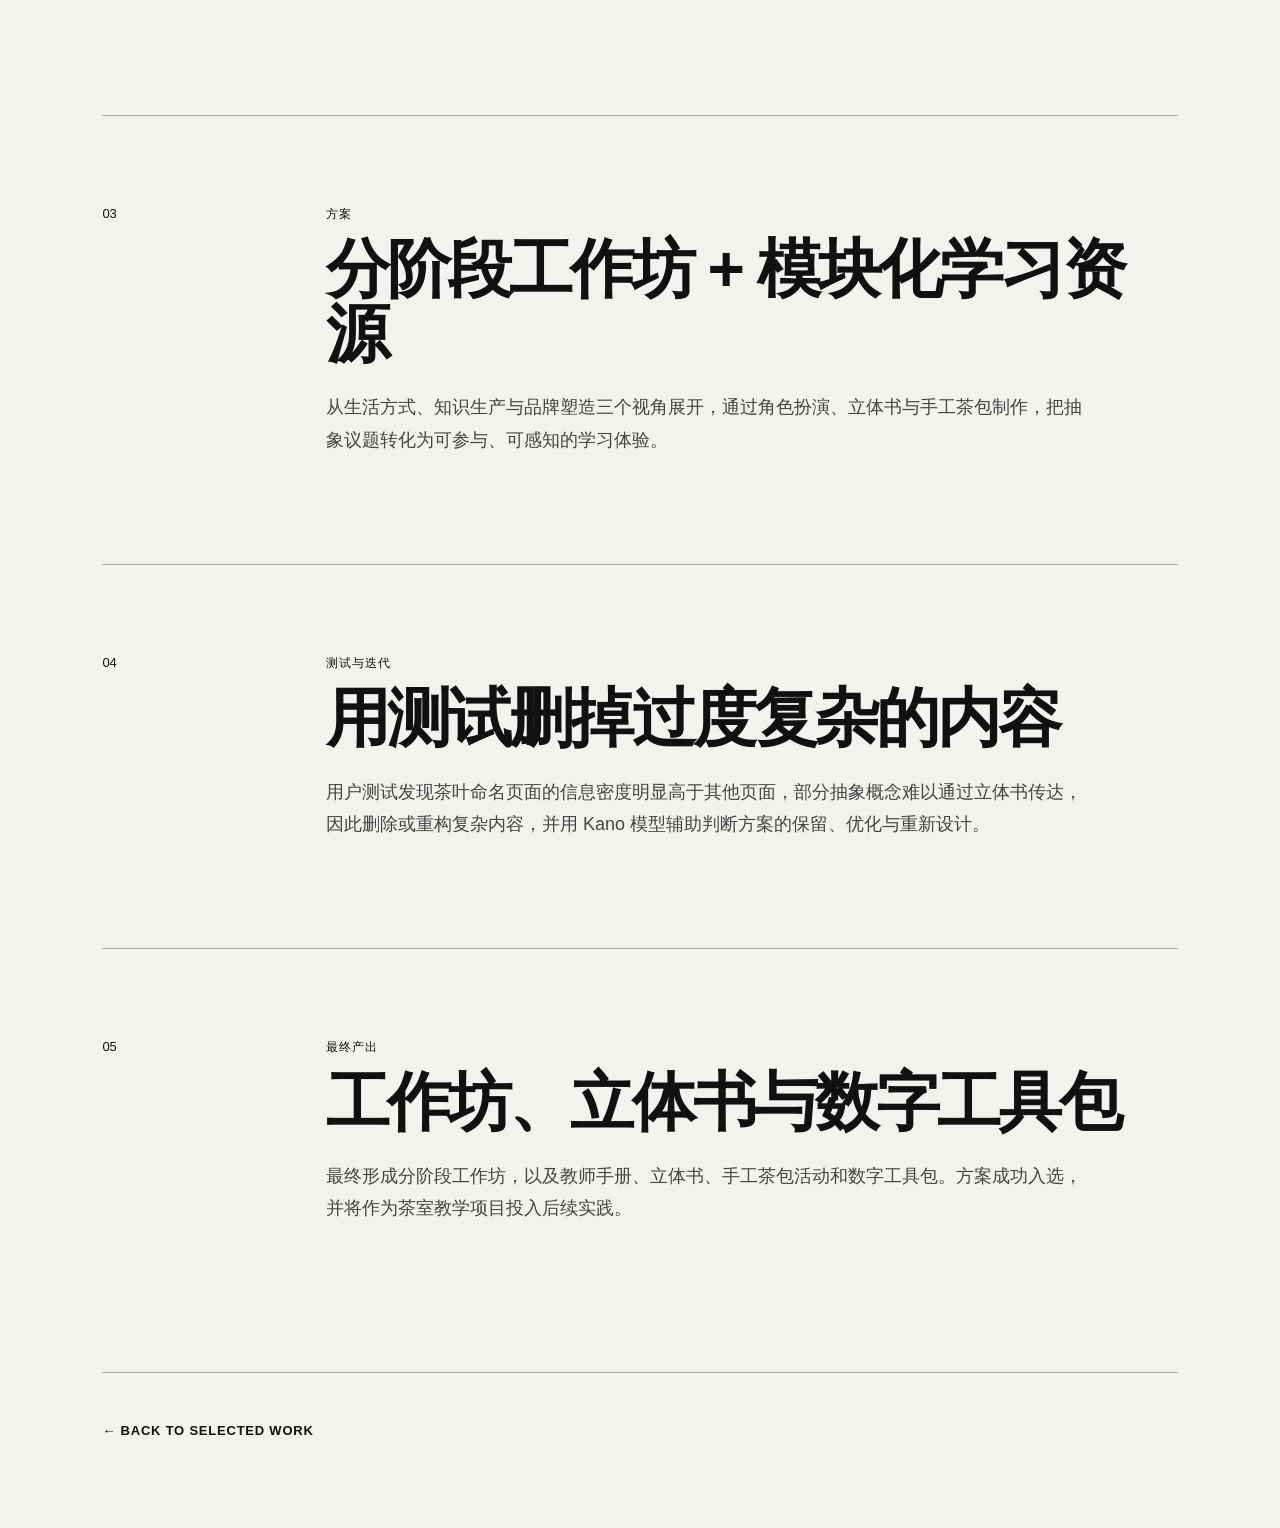
<file: unseen-tea.html>
<!doctype html><html lang="zh-CN"><head><meta charset="utf-8"><meta name="viewport" content="width=device-width,initial-scale=1"><meta name="description" content="为苏格兰中学生开发数字遗产学习资源。以茶为入口，通过参与式学习讨论茶室文化、女性政治生活、殖民历史及其社会影响。"><link rel="stylesheet" href="styles.css"><title>THE UNSEEN TEA · 史嘉欣</title></head><body><header class="nav"><a class="brand" href="index.html">← SHI JIAXIN</a><nav><a href="index.html#work">All Work</a><a href="mailto:ho961551218@foxmail.com">Contact</a></nav></header><main><section class="case-hero"><div class="eyebrow">2025–2026 · GSA · SERVICE DESIGN</div><h1>THE UNSEEN TEA</h1><p>为苏格兰中学生开发数字遗产学习资源。以茶为入口，通过参与式学习讨论茶室文化、女性政治生活、殖民历史及其社会影响。</p></section><section class="case-summary"><div><b>MY ROLE</b><p>小组组长 · 项目方向 / 提案 / 协作与落地</p></div><div><b>FOCUS</b><p>Service Design · Workshop · User Research · Usability Test · Education</p></div></section><section class="case-section"><div class="case-no">01</div><div><div class="eyebrow">项目背景</div><h2>三个合作方共同发起的公共教育项目</h2><p>项目由 Mackintosh at the Willow、Scottish Food Heritage Symposium 与 National Trust for Scotland 共同发起。我的角色是小组组长，负责整体进度、核心方向定义与方案提案。</p></div></section><section class="case-section"><div class="case-no">02</div><div><div class="eyebrow">设计挑战</div><h2>降低理解门槛，而不是说教</h2><p>议题聚焦英国殖民史与茶。项目面对两个挑战：青少年对殖民史的系统认知有限，同时对说教式历史教育存在抗拒。因此设计目标转向提升学习动机、降低理解门槛并引导主动思考。</p></div></section><section class="case-section"><div class="case-no">03</div><div><div class="eyebrow">方案</div><h2>分阶段工作坊 + 模块化学习资源</h2><p>从生活方式、知识生产与品牌塑造三个视角展开，通过角色扮演、立体书与手工茶包制作，把抽象议题转化为可参与、可感知的学习体验。</p></div></section><section class="case-section"><div class="case-no">04</div><div><div class="eyebrow">测试与迭代</div><h2>用测试删掉过度复杂的内容</h2><p>用户测试发现茶叶命名页面的信息密度明显高于其他页面，部分抽象概念难以通过立体书传达，因此删除或重构复杂内容，并用 Kano 模型辅助判断方案的保留、优化与重新设计。</p></div></section><section class="case-section"><div class="case-no">05</div><div><div class="eyebrow">最终产出</div><h2>工作坊、立体书与数字工具包</h2><p>最终形成分阶段工作坊，以及教师手册、立体书、手工茶包活动和数字工具包。方案成功入选，并将作为茶室教学项目投入后续实践。</p></div></section><section class="case-end"><a href="index.html#work">← BACK TO SELECTED WORK</a></section></main></body></html>
</file>
<file: styles.css>
*{box-sizing:border-box}html{scroll-behavior:smooth}body{margin:0;background:#f4f2ee;color:#111;font-family:Arial,"Noto Sans SC","Microsoft YaHei",sans-serif}a{color:inherit;text-decoration:none}.nav{height:72px;padding:0 4vw;display:flex;align-items:center;justify-content:space-between;position:sticky;top:0;background:rgba(244,242,238,.88);backdrop-filter:blur(16px);z-index:10;border-bottom:1px solid #d9d6d0}.brand{font-weight:800;letter-spacing:.08em}.nav nav{display:flex;gap:28px;font-size:14px}.hero{min-height:82vh;padding:10vh 6vw 7vh;display:flex;flex-direction:column;justify-content:center}.eyebrow,.meta{font-size:12px;letter-spacing:.08em;text-transform:uppercase}.hero h1{font-size:clamp(48px,7vw,108px);line-height:.95;letter-spacing:-.055em;margin:24px 0;max-width:1200px}.hero h1 span{color:#6457ff}.lead{font-size:18px;line-height:1.7;max-width:680px;color:#4a4946}.chips,.tags{display:flex;gap:8px;flex-wrap:wrap}.chips span,.tags span{border:1px solid #bdb9b2;border-radius:999px;padding:7px 12px;font-size:12px}.down{margin-top:48px;font-weight:700}.work,.about{padding:80px 4vw}.section-head{display:flex;gap:16px;align-items:baseline;border-top:1px solid #aaa59e;padding-top:18px;margin-bottom:36px}.section-head span{font-size:12px}.section-head h2{font-size:34px;margin:0}.project{min-height:620px;border-radius:28px;padding:28px;display:grid;grid-template-columns:1fr 1.15fr;grid-template-rows:auto 1fr;gap:20px;margin:0 0 28px;overflow:hidden}.project .meta{grid-column:1/-1;display:flex;justify-content:space-between}.project-copy{align-self:end;padding:30px 2vw 28px}.num{font-size:13px}.project h3{font-size:clamp(34px,4vw,64px);line-height:1;margin:10px 0 20px;letter-spacing:-.04em}.project-copy>p:not(.num){max-width:560px;line-height:1.7}.project-copy>a,.links{display:flex;gap:24px;margin-top:28px;font-weight:700}.links a{text-decoration:underline;text-underline-offset:4px}.blue{background:#dce9ff}.purple{background:#e7defc}.green{background:#dce9dc}.yellow{background:#f3e7b8}.visual{align-self:stretch;position:relative;min-height:420px}.dashboard .window{position:absolute;inset:10% -8% 3% 3%;background:#fff;border:1px solid #111;border-radius:16px;box-shadow:0 24px 60px #7489aa55;transform:rotate(-3deg);padding:18px}.bar{height:28px;border-bottom:1px solid #ccc}.cols{display:grid;grid-template-columns:18% 45% 37%;height:85%;gap:8px;padding-top:10px}.cols>*{display:block;background:linear-gradient(#e9edf4,#f8f9fb);border-radius:8px}.float{position:absolute;right:5%;top:8%;width:130px;height:130px;border-radius:50%;background:#111;color:#fff;display:grid;place-content:center;text-align:center;font-size:30px}.float small{font-size:12px}.poetry{display:grid;place-items:center}.paper{background:#f9f4e8;width:55%;height:70%;padding:15% 10%;font-family:serif;font-size:30px;line-height:1.5;transform:rotate(4deg);box-shadow:0 25px 60px #6f5b9250}.paper strong{font-size:72px}.card{position:absolute;background:#fff;border:1px solid #111;padding:12px 25px;font-family:serif}.c1{left:10%;top:20%;transform:rotate(-9deg)}.c2{right:6%;top:30%;transform:rotate(8deg)}.c3{left:20%;bottom:10%;transform:rotate(3deg)}.grid{display:grid;grid-template-columns:1fr 1fr;gap:28px}.small{border-radius:28px;padding:28px;min-height:500px}.small .meta{display:flex;justify-content:space-between}.small h3{font-size:36px;letter-spacing:-.03em;margin-bottom:12px}.small p{line-height:1.7;max-width:520px}.small a{display:inline-block;margin-top:20px;font-weight:700}.mini-visual{height:230px;display:grid;place-content:center}.cat{font-size:70px;grid-template-columns:auto auto;gap:25px;position:relative}.cat b{position:absolute;left:50%;top:58%;transform:translateX(-50%);font-size:80px}.tea span{border:2px solid #111;border-radius:50%;width:170px;height:170px;display:grid;place-content:center;font-family:serif;font-size:44px}.about-grid{display:grid;grid-template-columns:1fr 1fr 1fr;gap:50px}.about h3{font-size:42px;line-height:1.1;margin:0}.about p{line-height:1.8;color:#444}.skills b{font-size:12px;letter-spacing:.08em}footer{margin:40px 4vw 0;padding:28px 0;border-top:1px solid #aaa59e;display:flex;justify-content:space-between;font-size:13px}@media(max-width:800px){.nav{padding:0 20px}.nav nav{gap:14px}.hero{padding:80px 24px}.hero h1{font-size:52px}.work,.about{padding:60px 20px}.project{grid-template-columns:1fr;grid-template-rows:auto auto auto;padding:20px}.project .meta{grid-column:auto}.visual{min-height:330px}.grid,.about-grid{grid-template-columns:1fr}.small{min-height:440px}footer{margin:20px;gap:12px;flex-direction:column}.nav nav a:nth-child(2){display:none}}
/* Case study */
.case-hero{min-height:68vh;padding:12vh 8vw 8vh;display:flex;flex-direction:column;justify-content:flex-end;border-bottom:1px solid #aaa59e}.case-hero h1{font-size:clamp(64px,10vw,150px);line-height:.86;letter-spacing:-.065em;margin:24px 0 32px;max-width:1300px}.case-hero>p{font-size:clamp(18px,2vw,28px);line-height:1.55;max-width:850px;margin:0;color:#3f3e3b}.case-live{display:inline-block;margin-top:32px;font-size:13px;font-weight:800;letter-spacing:.06em;text-decoration:underline;text-underline-offset:5px}.case-summary{display:grid;grid-template-columns:1fr 1fr;gap:40px;padding:32px 8vw 90px}.case-summary b{font-size:11px;letter-spacing:.1em}.case-summary p{font-size:16px;line-height:1.6;max-width:520px}.case-section{margin:0 8vw;padding:90px 0;border-top:1px solid #aaa59e;display:grid;grid-template-columns:18% 1fr;gap:30px}.case-no{font-size:13px}.case-section h2{font-size:clamp(36px,5vw,72px);line-height:1.02;letter-spacing:-.045em;margin:14px 0 24px;max-width:950px}.case-section p{font-size:18px;line-height:1.8;max-width:760px;color:#444}.case-end{margin:40px 8vw;padding:50px 0;border-top:1px solid #aaa59e;font-weight:800;font-size:13px;letter-spacing:.06em}
@media(max-width:800px){.case-hero{padding:100px 24px 60px;min-height:60vh}.case-hero h1{font-size:58px}.case-summary{grid-template-columns:1fr;padding:28px 24px 60px}.case-section{margin:0 24px;padding:60px 0;grid-template-columns:1fr}.case-section p{font-size:16px}.case-end{margin:20px 24px}}
.other-link{margin:28px 0 0;border-top:1px solid #aaa59e;border-bottom:1px solid #aaa59e;padding:34px 8px;display:grid;grid-template-columns:18% 1fr auto;gap:24px;align-items:center}.other-link span{font-size:11px;letter-spacing:.1em}.other-link strong{font-size:clamp(20px,2.5vw,36px);letter-spacing:-.025em}.other-link i{font-style:normal;font-weight:800}.other-link:hover{background:#111;color:#f4f2ee}.case-section .tags{margin-top:28px}@media(max-width:800px){.other-link{grid-template-columns:1fr;gap:10px;padding:28px 4px}}
</file>
